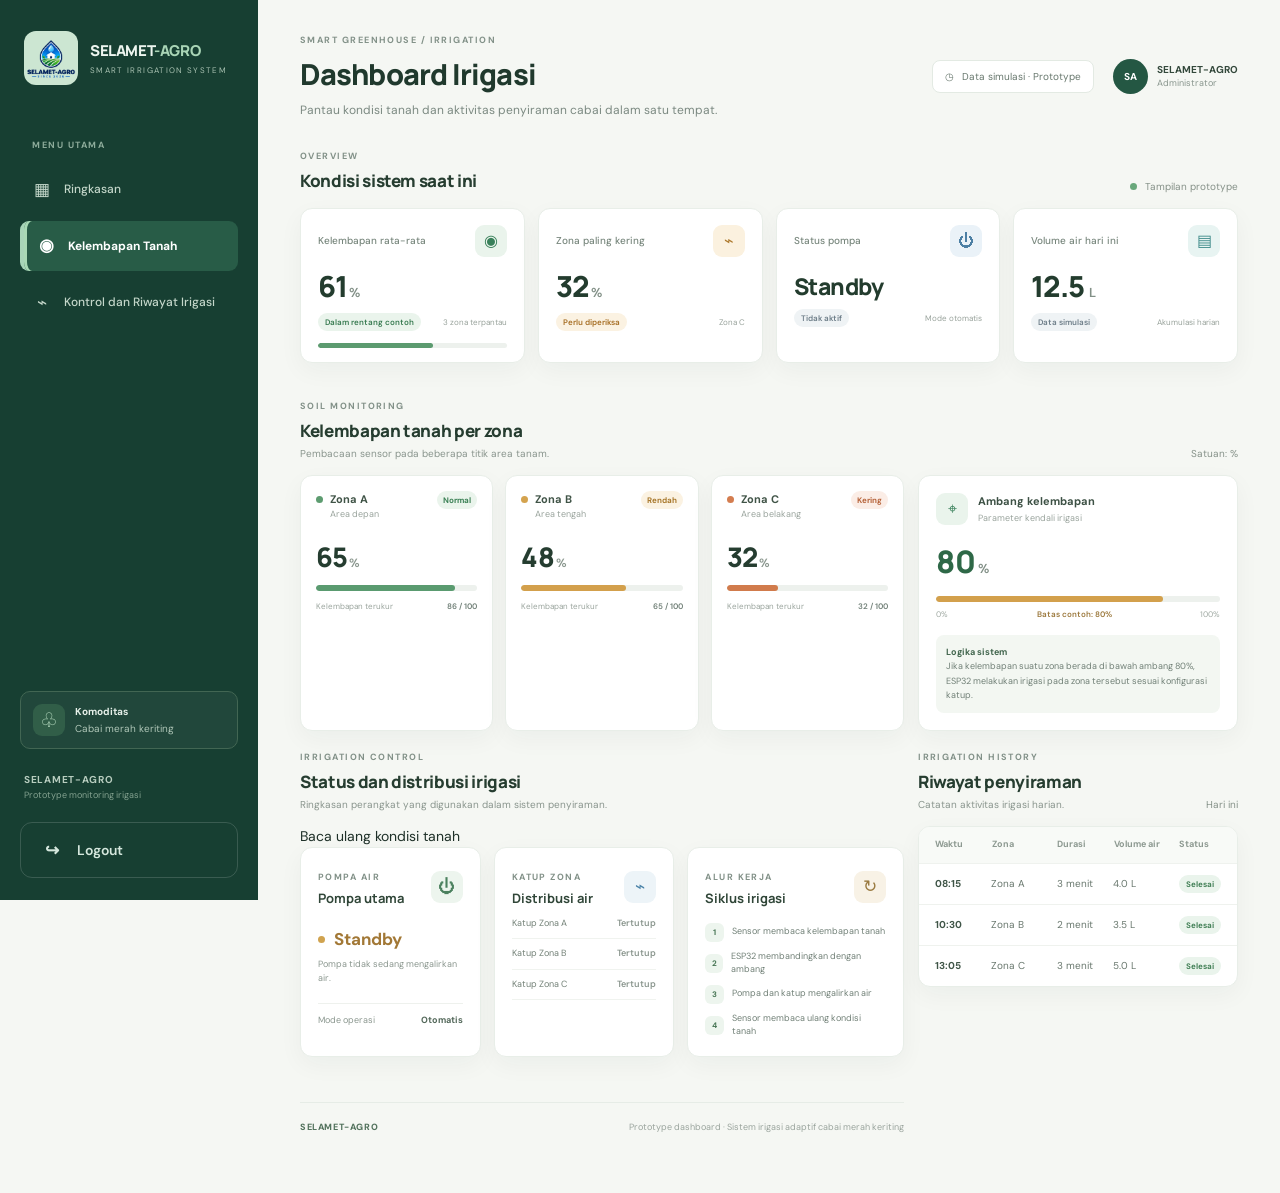
<file: index.html>
<!DOCTYPE html>
<html lang="id">
<head>
  <meta charset="UTF-8">
  <meta name="viewport" content="width=device-width, initial-scale=1.0">
  <meta name="theme-color" content="#f5f7f2">
  <title>SELAMET-AGRO | Irrigation Dashboard</title>
  <link rel="icon" type="image/png" href="logo-selamet.png">
  <link rel="stylesheet" href="style.css">
</head>
<body>
  <div class="app-shell">
    
    <aside class="sidebar">
      <a class="brand" href="#overview" aria-label="SELAMET-AGRO beranda">
        <span class="brand-mark">
          <img src="logo-selamet.png" alt="Logo SELAMET-AGRO">
        </span>
        <span><strong>SELAMET<span>-AGRO</span></strong><small>SMART IRRIGATION SYSTEM</small></span>
      </a>

      <div class="nav-label">MENU UTAMA</div>
      <nav class="navigation" aria-label="Navigasi utama">
        <a class="nav-link active" href="#overview"><span class="nav-icon">▦</span> Ringkasan</a>
        <a class="nav-link" href="#soil"><span class="nav-icon">◉</span> Kelembapan Tanah</a>
        <a class="nav-link" href="#irrigation"><span class="nav-icon">⌁</span> Kontrol dan Riwayat Irigasi</a>
      </nav>

      <div class="sidebar-bottom">
        <div class="crop-chip"><span class="crop-icon">♧</span><span><b>Komoditas</b><small>Cabai merah keriting</small></span></div>
        <div class="sidebar-note">SELAMET-AGRO<br><span>Prototype monitoring irigasi</span></div>
      </div>
      
      <button id="logoutButton" class="logout-button">
          <span class="nav-icon">↪</span>
          Logout
      </button>
      
    </aside>

    <main class="main-content">
      <header class="topbar" id="overview">
        <div>
          <div class="eyebrow">SMART GREENHOUSE / IRRIGATION</div>
          <h1>Dashboard Irigasi</h1>
          <p class="page-subtitle">Pantau kondisi tanah dan aktivitas penyiraman cabai dalam satu tempat.</p>
        </div>
        <div class="topbar-right">
          <div class="date-pill"><span>◷</span> Data simulasi · Prototype</div>
          <div class="profile"><span class="profile-avatar">SA</span><span><b>SELAMET-AGRO</b><small>Administrator</small></span></div>
        </div>
      </header>
      
      <section class="section-block" aria-labelledby="summary-title">
        <div class="section-heading">
          <div><span class="section-kicker">OVERVIEW</span><h2 id="summary-title">Kondisi sistem saat ini</h2></div>
          <span class="updated"><span class="live-dot"></span> Tampilan prototype</span>
        </div>

        <div class="summary-grid">
          <article class="metric-card primary-metric">
            <div class="metric-top"><span>Kelembapan rata-rata</span><span class="metric-icon green-icon">◉</span></div>
            <div class="metric-value">61<span>%</span></div>
            <div class="metric-foot"><span class="status-tag status-good">Dalam rentang contoh</span><span>3 zona terpantau</span></div>
            <div class="mini-track"><span style="width:61%"></span></div>
          </article>
          <article class="metric-card">
            <div class="metric-top"><span>Zona paling kering</span><span class="metric-icon amber-icon">⌁</span></div>
            <div class="metric-value">32<span>%</span></div>
            <div class="metric-foot"><span class="status-tag status-warn">Perlu diperiksa</span><span>Zona C</span></div>
          </article>
          <article class="metric-card">
            <div class="metric-top"><span>Status pompa</span><span class="metric-icon blue-icon">⏻</span></div>
            <div class="metric-value text-metric">Standby</div>
            <div class="metric-foot"><span class="status-tag status-neutral">Tidak aktif</span><span>Mode otomatis</span></div>
          </article>
          <article class="metric-card">
            <div class="metric-top"><span>Volume air hari ini</span><span class="metric-icon aqua-icon">▤</span></div>
            <div class="metric-value">12.5<span> L</span></div>
            <div class="metric-foot"><span class="status-tag status-neutral">Data simulasi</span><span>Akumulasi harian</span></div>
          </article>
        </div>
      </section>

      <section class="section-block" id="soil" aria-labelledby="soil-title">
        <div class="section-heading">
          <div><span class="section-kicker">SOIL MONITORING</span><h2 id="soil-title">Kelembapan tanah per zona</h2><p class="section-description">Pembacaan sensor pada beberapa titik area tanam.</p></div>
          <span class="unit-label">Satuan: %</span>
        </div>

        <div class="soil-layout">
          <div class="zone-list">
            <article class="zone-card">
              <div class="zone-head"><div><span class="zone-dot zone-a"></span><b>Zona A</b><small>Area depan</small></div><span class="zone-state good-state">Normal</span></div>
              <div class="zone-reading">65<span>%</span></div>
              <div class="soil-track"><span class="fill-green" style="width:86%"></span></div>
              <div class="zone-foot"><span>Kelembapan terukur</span><b>86 / 100</b></div>
            </article>
            <article class="zone-card">
              <div class="zone-head"><div><span class="zone-dot zone-b"></span><b>Zona B</b><small>Area tengah</small></div><span class="zone-state warn-state">Rendah</span></div>
              <div class="zone-reading">48<span>%</span></div>
              <div class="soil-track"><span class="fill-yellow" style="width:65%"></span></div>
              <div class="zone-foot"><span>Kelembapan terukur</span><b>65 / 100</b></div>
            </article>
            <article class="zone-card">
              <div class="zone-head"><div><span class="zone-dot zone-c"></span><b>Zona C</b><small>Area belakang</small></div><span class="zone-state dry-state">Kering</span></div>
              <div class="zone-reading">32<span>%</span></div>
              <div class="soil-track"><span class="fill-orange" style="width:32%"></span></div>
              <div class="zone-foot"><span>Kelembapan terukur</span><b>32 / 100</b></div>
            </article>
          </div>

         
<aside class="threshold-card">
    <div class="threshold-heading">
        <span class="metric-icon green-icon">⌖</span>
        <div>
            <b>Ambang kelembapan</b>
            <small>Parameter kendali irigasi</small>
        </div>
    </div>

    <div class="threshold-value">80<span>%</span></div>

    </p>

    <div class="threshold-line">
        <span style="width: 80%;"></span>
    </div>

    <div class="threshold-scale">
        <span>0%</span>
        <b>Batas contoh: 80%</b>
        <span>100%</span>
    </div>

    <div class="logic-note">
        <b>Logika sistem</b><br>
        Jika kelembapan suatu zona berada di bawah ambang 80%,
        ESP32 melakukan irigasi pada zona tersebut sesuai
        konfigurasi katup.
    </div>
</aside>


      <section class="section-block" id="irrigation" aria-labelledby="irrigation-title">
        <div class="section-heading">
          <div><span class="section-kicker">IRRIGATION CONTROL</span><h2 id="irrigation-title">Status dan distribusi irigasi</h2><p class="section-description">Ringkasan perangkat yang digunakan dalam sistem penyiraman.</p></div>
        </div>
Baca ulang kondisi tanah</li>
            </ol>
       
<div class="control-grid">

  <!-- KARTU POMPA -->
  <article class="control-card pump-card">
    <div class="control-card-head">
      <div>
        <span class="section-kicker">POMPA AIR</span>
        <h3>Pompa utama</h3>
      </div>
      <span class="device-icon">⏻</span>
    </div>

    <div class="device-status">
      <span class="device-indicator off"></span>
      <b>Standby</b>
    </div>

    <p>Pompa tidak sedang mengalirkan air.</p>

    <div class="device-meta">
      <span>Mode operasi</span>
      <b>Otomatis</b>
    </div>
  </article>

  <!-- KARTU KATUP ZONA -->
  <article class="control-card">
    <div class="control-card-head">
      <div>
        <span class="section-kicker">KATUP ZONA</span>
        <h3>Distribusi air</h3>
      </div>
      <span class="device-icon water-icon">⌁</span>
    </div>

    <div class="valve-row">
      <span>Katup Zona A</span>
      <b class="valve-off">Tertutup</b>
    </div>

    <div class="valve-row">
      <span>Katup Zona B</span>
      <b class="valve-off">Tertutup</b>
    </div>

    <div class="valve-row">
      <span>Katup Zona C</span>
      <b class="valve-off">Tertutup</b>
    </div>
  </article>

  <!-- KARTU ALUR KERJA -->
  <article class="control-card">
    <div class="control-card-head">
      <div>
        <span class="section-kicker">ALUR KERJA</span>
        <h3>Siklus irigasi</h3>
      </div>
      <span class="device-icon cycle-icon">↻</span>
    </div>

    <ol class="workflow">
      <li><span>1</span>Sensor membaca kelembapan tanah</li>
      <li><span>2</span>ESP32 membandingkan dengan ambang</li>
      <li><span>3</span>Pompa dan katup mengalirkan air</li>
      <li><span>4</span>Sensor membaca ulang kondisi tanah</li>
    </ol>
  </article>

</div>

      </section>

      <section class="section-block" id="history" aria-labelledby="history-title">
        <div class="section-heading">
          <div><span class="section-kicker">IRRIGATION HISTORY</span><h2 id="history-title">Riwayat penyiraman</h2><p class="section-description">Catatan aktivitas irigasi harian.</p></div>
          <span class="unit-label">Hari ini</span>
        </div>
        <div class="history-card">
          <div class="history-header"><span>Waktu</span><span>Zona</span><span>Durasi</span><span>Volume air</span><span>Status</span></div>
          <div class="history-row"><b>08:15</b><span>Zona A</span><span>3 menit</span><span>4.0 L</span><span class="history-done">Selesai</span></div>
          <div class="history-row"><b>10:30</b><span>Zona B</span><span>2 menit</span><span>3.5 L</span><span class="history-done">Selesai</span></div>
          <div class="history-row"><b>13:05</b><span>Zona C</span><span>3 menit</span><span>5.0 L</span><span class="history-done">Selesai</span></div>
        </div>
      </section>

      <footer>
        <span class="footer-brand">SELAMET-AGRO</span>
        <span>Prototype dashboard · Sistem irigasi adaptif cabai merah keriting</span>
      </footer>
    </main>
  </div>
  <script>
document.addEventListener("DOMContentLoaded", () => {
    const navLinks = document.querySelectorAll(".navigation .nav-link");
    const sections = document.querySelectorAll("#overview, #soil, #irrigation, #history");

    function setActive(id) {
        navLinks.forEach(link => {
            link.classList.toggle("active", link.getAttribute("href") === "#" + id);
        });
    }

    // Highlight saat menu diklik
    navLinks.forEach(link => {
        link.addEventListener("click", () => {
            const targetId = link.getAttribute("href").substring(1);
            setActive(targetId);
        });
    });

    // Highlight otomatis mengikuti section yang terlihat
    const observer = new IntersectionObserver(entries => {
        entries.forEach(entry => {
            if (entry.isIntersecting) {
                setActive(entry.target.id);
            }
        });
    }, {
        root: null,
        rootMargin: "-25% 0px -60% 0px",
        threshold: 0
    });

    sections.forEach(section => observer.observe(section));
});
    // JavaScript Logout
document.getElementById("logoutButton").addEventListener("click", function () {
    sessionStorage.removeItem("selametLogin");
    window.location.replace("login.html");
});
</script>
</body>
</html>
</file>
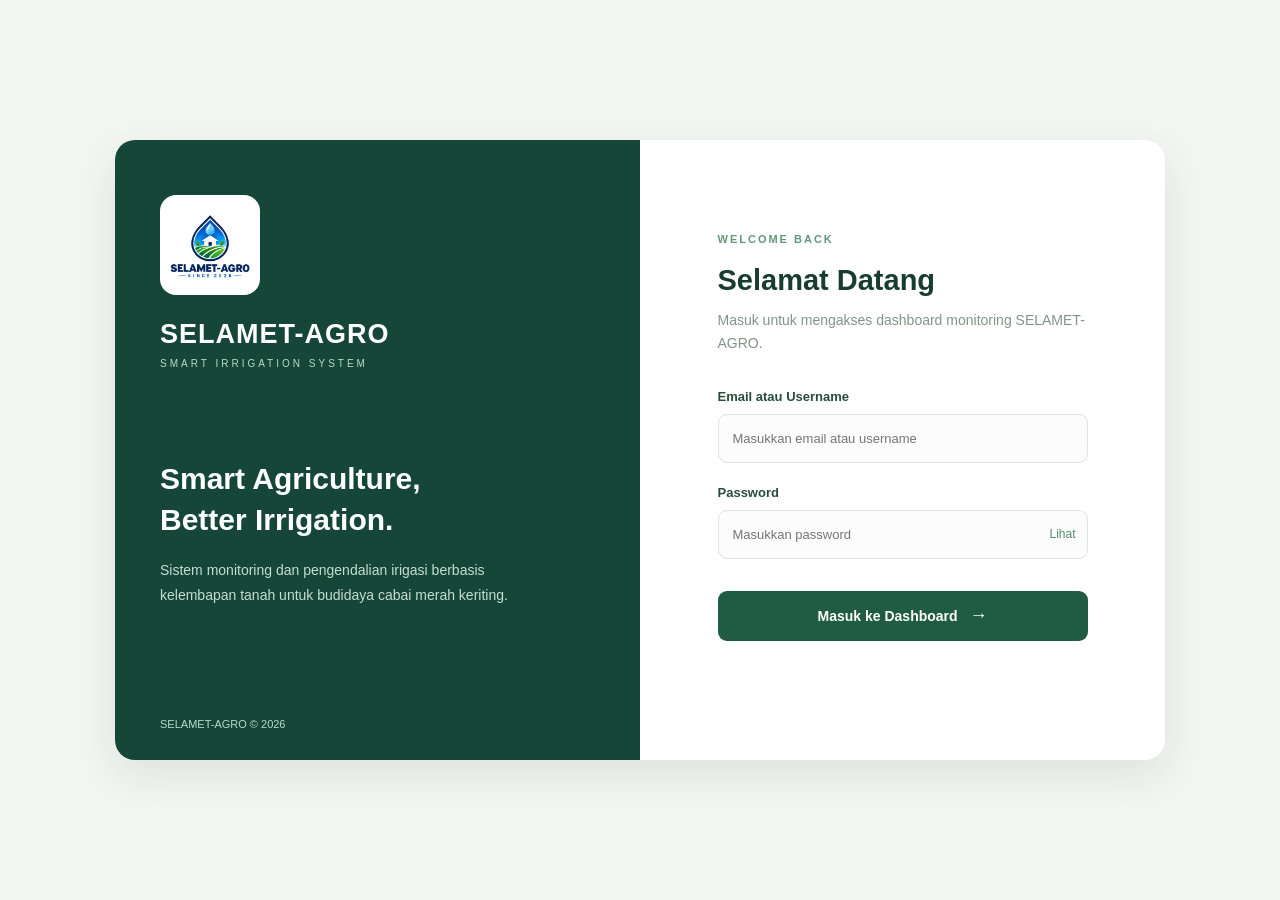
<file: login.html>
<!DOCTYPE html>
<html lang="id">
<head>
    <meta charset="UTF-8">
    <meta name="viewport" content="width=device-width, initial-scale=1.0">
    <title>Login | SELAMET-AGRO</title>
    <link rel="icon" type="image/png" href="logo-selamet.png">
    <link rel="stylesheet" href="login.css">
</head>
<body>

    <main class="login-container">

        <!-- SISI KIRI -->
        <section class="login-brand">
            <div class="brand-content">
                <img src="logo-selamet.png" alt="Logo SELAMET-AGRO">

                <h1>SELAMET-AGRO</h1>
                <p class="brand-subtitle">SMART IRRIGATION SYSTEM</p>

                <div class="brand-description">
                    <h2>Smart Agriculture,<br>Better Irrigation.</h2>
                    <p>
                        Sistem monitoring dan pengendalian irigasi
                        berbasis kelembapan tanah untuk budidaya
                        cabai merah keriting.
                    </p>
                </div>
            </div>

            <p class="brand-footer">
                SELAMET-AGRO © 2026
            </p>
        </section>

        <!-- SISI KANAN -->
        <section class="login-form-section">

            <div class="login-form-wrapper">

                <span class="login-label">WELCOME BACK</span>

                <h2>Selamat Datang</h2>

                <p class="login-description">
                    Masuk untuk mengakses dashboard
                    monitoring SELAMET-AGRO.
                </p>

                <form id="loginForm">

                    <div class="form-group">
                        <label for="username">Email atau Username</label>
                        <input
                            type="text"
                            id="username"
                            placeholder="Masukkan email atau username"
                            autocomplete="username"
                            required
                        >
                    </div>

                    <div class="form-group">
                        <label for="password">Password</label>

                        <div class="password-wrapper">
                            <input
                                type="password"
                                id="password"
                                placeholder="Masukkan password"
                                autocomplete="current-password"
                                required
                            >

                            <button
                                type="button"
                                id="togglePassword"
                                class="toggle-password"
                            >
                                Lihat
                            </button>
                        </div>
                    </div>

                    <button type="submit" class="login-button">
                        Masuk ke Dashboard
                        <span>→</span>
                    </button>

                    <p id="loginMessage" class="login-message"></p>

                </form>

            </div>

        </section>

    </main>

    <script>
        const loginForm = document.getElementById("loginForm");
        const passwordInput = document.getElementById("password");
        const togglePassword = document.getElementById("togglePassword");
        const loginMessage = document.getElementById("loginMessage");

        // Menampilkan dan menyembunyikan password
        togglePassword.addEventListener("click", function () {
            const isPassword = passwordInput.type === "password";

            passwordInput.type = isPassword ? "text" : "password";
            this.textContent = isPassword ? "Sembunyikan" : "Lihat";
        });

        // Simulasi proses login
        loginForm.addEventListener("submit", function (event) {
            event.preventDefault();

            const username = document.getElementById("username").value.trim();
            const password = passwordInput.value;

            if (!username || !password) {
                loginMessage.textContent = "Silakan isi semua kolom.";
                return;
            }

            loginMessage.textContent =
                "Login simulasi berhasil. Mengalihkan ke dashboard...";

            loginMessage.classList.add("success");

            setTimeout(function () {
                sessionStorage.setItem("selametLogin", "true");
                window.location.href = "index.html";
            }, 1000);
        });
    </script>

</body>
</html>
</file>
<file: style.css>
@import url('https://fonts.googleapis.com/css2?family=DM+Sans:wght@400;500;600;700&family=Manrope:wght@400;500;600;700;800&display=swap');

:root {
  --forest: #173f32;
  --forest-2: #245743;
  --green: #2f8058;
  --green-soft: #e9f4ec;
  --ink: #1e3028;
  --muted: #7b8981;
  --line: #e8eee8;
  --canvas: #f5f7f3;
  --white: #ffffff;
  --amber: #b77c27;
  --red: #c66b42;
  --blue: #477da7;
  --shadow: 0 8px 24px rgba(29, 55, 40, .045);
}

* { box-sizing: border-box; margin: 0; padding: 0; }
html { scroll-behavior: smooth; }
body {
  background: var(--canvas);
  color: var(--ink);
  font-family: 'DM Sans', Arial, sans-serif;
  font-size: 14px;
  line-height: 1.5;
}
a { color: inherit; text-decoration: none; }

.app-shell { min-height: 100vh; }
.sidebar {
  position: fixed; inset: 0 auto 0 0; z-index: 5;
  width: 258px; padding: 29px 20px 22px;
  display: flex; flex-direction: column;
  color: #edf5ef; background: var(--forest);
}
.brand { display: flex; align-items: center; gap: 12px; margin: 2px 0 54px 4px; }
.brand-mark {
  width: 39px; height: 39px; display: grid; place-items: center;
  border-radius: 12px; color: var(--forest); background: #cce6d2;
  font: 800 21px 'Manrope', sans-serif;
}
.brand strong { display: block; font: 800 15px 'Manrope', sans-serif; letter-spacing: -.4px; }
.brand strong span { color: #a9d5b6; }
.brand small { display: block; margin-top: 3px; color: #a9c2b2; font-size: 8px; letter-spacing: 1.35px; }
.nav-label { margin: 0 0 12px 12px; color: #8eac9b; font-size: 9px; font-weight: 700; letter-spacing: 1.5px; }
.navigation { display: grid; gap: 7px; }
.nav-link {
  display: flex; align-items: center; gap: 13px;
  padding: 12px 13px; border-radius: 9px;
  color: #c4d7ca; font-size: 12px; font-weight: 500;
  transition: .2s ease;
}
.nav-link:hover, .nav-link.active { color: #fff; background: #2a5a43; }
.nav-link.active { box-shadow: inset 3px 0 #a9d9b5; }
.nav-icon { width: 18px; text-align: center; font-size: 17px; }
.sidebar-bottom { margin-top: auto; }
.crop-chip { display: flex; align-items: center; gap: 10px; padding: 12px; border: 1px solid #426653; border-radius: 10px; background: rgba(255,255,255,.045); }
.crop-icon { width: 32px; height: 32px; display: grid; place-items: center; border-radius: 9px; color: #bce0c5; background: #315e48; font-size: 20px; }
.crop-chip b, .crop-chip small { display: block; }
.crop-chip b { color: #e6f0e9; font-size: 10px; }
.crop-chip small { margin-top: 2px; color: #b0c7b8; font-size: 10px; }
.sidebar-note { margin: 23px 4px 0; color: #b8cdbf; font-size: 10px; font-weight: 700; letter-spacing: .7px; }
.sidebar-note span { color: #83a18f; font-size: 9px; font-weight: 400; letter-spacing: 0; }

.main-content { max-width: 1600px; margin-left: 258px; padding: 34px 42px 24px; }
.topbar { display: flex; justify-content: space-between; align-items: center; gap: 24px; margin-bottom: 25px; }
.eyebrow, .section-kicker { color: #829188; font-size: 9px; font-weight: 700; letter-spacing: 1.45px; }
h1, h2, h3 { font-family: 'Manrope', sans-serif; }
h1 { margin-top: 5px; color: #20392d; font-size: clamp(23px, 2.3vw, 29px); font-weight: 800; letter-spacing: -.9px; }
.page-subtitle { margin-top: 5px; color: var(--muted); font-size: 12px; }
.topbar-right { display: flex; align-items: center; gap: 19px; }
.date-pill { padding: 8px 12px; border: 1px solid #e3eae3; border-radius: 8px; color: #68786e; background: #fff; font-size: 10px; white-space: nowrap; }
.date-pill span { margin-right: 5px; }
.profile { display: flex; align-items: center; gap: 9px; }
.profile-avatar { width: 35px; height: 35px; display: grid; place-items: center; border-radius: 50%; color: #fff; background: var(--forest-2); font-size: 10px; font-weight: 700; }
.profile b, .profile small { display: block; }
.profile b { color: #33483b; font-size: 10px; }
.profile small { color: #89968e; font-size: 9px; }

.notice { display: flex; align-items: center; gap: 11px; margin-bottom: 29px; padding: 11px 14px; border: 1px solid #e8dfc9; border-radius: 9px; background: #fbf8ef; color: #786b4e; }
.notice-icon { flex: 0 0 19px; width: 19px; height: 19px; display: grid; place-items: center; border-radius: 50%; color: #fff; background: #b58b43; font-size: 11px; font-weight: 700; }
.notice p { font-size: 10px; }
.notice b { color: #66542f; }

.section-block { margin-bottom: 31px; scroll-margin-top: 22px; }
.section-heading { display: flex; align-items: end; justify-content: space-between; gap: 16px; margin-bottom: 14px; }
.section-heading h2 { margin-top: 3px; color: #263d30; font-size: 17px; font-weight: 800; letter-spacing: -.35px; }
.section-description { margin-top: 3px; color: #89958d; font-size: 10px; }
.updated, .unit-label { color: #859188; font-size: 10px; white-space: nowrap; }
.live-dot, .zone-dot, .device-indicator { display: inline-block; width: 7px; height: 7px; margin-right: 5px; border-radius: 50%; background: #69a87b; }
.summary-grid { display: grid; grid-template-columns: repeat(4, minmax(0, 1fr)); gap: 13px; }
.metric-card, .zone-card, .threshold-card, .control-card, .history-card {
  border: 1px solid var(--line); border-radius: 12px; background: var(--white); box-shadow: var(--shadow);
}
.metric-card { min-height: 145px; padding: 16px 17px 14px; }
.metric-top { display: flex; justify-content: space-between; align-items: center; color: #77867c; font-size: 10px; font-weight: 500; }
.metric-icon, .device-icon { width: 32px; height: 32px; display: grid; place-items: center; border-radius: 9px; font-size: 16px; }
.green-icon { color: #39805a; background: #eaf4ec; }
.amber-icon { color: #ae7a2e; background: #fbf1df; }
.blue-icon { color: #4c7fa4; background: #eaf2f8; }
.aqua-icon { color: #3f8b8a; background: #e8f4f2; }
.metric-value { margin-top: 9px; color: #233c2e; font: 800 29px 'Manrope', sans-serif; letter-spacing: -1px; }
.metric-value span { margin-left: 2px; color: #829087; font: 600 13px 'DM Sans', sans-serif; letter-spacing: 0; }
.metric-value.text-metric { padding-top: 4px; font-size: 23px; letter-spacing: -.5px; }
.metric-foot { display: flex; justify-content: space-between; align-items: center; gap: 5px; margin-top: 7px; color: #98a29b; font-size: 8px; }
.status-tag { padding: 3px 7px; border-radius: 20px; font-size: 8px; font-weight: 600; white-space: nowrap; }
.status-good { color: #387b51; background: #eaf4ec; }
.status-warn { color: #a66e24; background: #fbf2e2; }
.status-neutral { color: #6d7d88; background: #eff3f5; }
.mini-track, .soil-track { height: 5px; overflow: hidden; border-radius: 10px; background: #edf1ed; }
.mini-track { margin-top: 12px; }
.mini-track span, .soil-track span { display: block; height: 100%; border-radius: inherit; background: #5c9b70; }

.soil-layout { display: grid; grid-template-columns: minmax(0, 1.7fr) minmax(250px, .9fr); gap: 14px; }
.zone-list { display: grid; grid-template-columns: repeat(3, minmax(0, 1fr)); gap: 12px; }
.zone-card { padding: 15px; }
.zone-head { display: flex; justify-content: space-between; align-items: start; gap: 5px; }
.zone-head > div { display: grid; grid-template-columns: 8px auto; align-items: center; column-gap: 6px; }
.zone-head b { color: #405447; font-size: 11px; }
.zone-head small { grid-column: 2; color: #9aa49d; font-size: 9px; }
.zone-dot { width: 7px; height: 7px; margin: 0; }
.zone-a { background: #5d9c70; } .zone-b { background: #d4a34e; } .zone-c { background: #d47d4f; }
.zone-state { padding: 3px 6px; border-radius: 20px; font-size: 8px; font-weight: 700; }
.good-state { color: #3b8055; background: #eaf4ec; }
.warn-state { color: #a8782c; background: #fbf2e2; }
.dry-state { color: #b7653d; background: #fbede6; }
.zone-reading { margin: 17px 0 10px; color: #253d30; font: 800 27px 'Manrope', sans-serif; letter-spacing: -.8px; }
.zone-reading span { margin-left: 2px; color: #8a978e; font: 600 12px 'DM Sans', sans-serif; }
.soil-track { height: 6px; }
.soil-track .fill-green { background: #5a9b70; }
.soil-track .fill-yellow { background: #d3a04c; }
.soil-track .fill-orange { background: #d17b4c; }
.zone-foot { display: flex; justify-content: space-between; gap: 4px; margin-top: 9px; color: #9aa49d; font-size: 8px; }
.zone-foot b { color: #718078; font-weight: 600; }

.threshold-card { padding: 17px; }
.threshold-heading { display: flex; align-items: center; gap: 10px; }
.threshold-heading b, .threshold-heading small { display: block; }
.threshold-heading b { color: #3d5145; font-size: 11px; }
.threshold-heading small { margin-top: 2px; color: #9aa49d; font-size: 9px; }
.threshold-value { margin-top: 15px; color: #2e6847; font: 800 31px 'Manrope', sans-serif; }
.threshold-value span { margin-left: 2px; color: #829087; font: 600 13px 'DM Sans', sans-serif; }
.threshold-card > p { margin: 3px 0 14px; color: #8a968e; font-size: 9px; line-height: 1.6; }
.threshold-line { height: 6px; overflow: hidden; border-radius: 10px; background: #edf1ed; }
.threshold-line span { display: block; width: 40%; height: 100%; border-radius: inherit; background: #d3a04c; }
.threshold-scale { display: flex; justify-content: space-between; margin-top: 6px; color: #a0aaa3; font-size: 8px; }
.threshold-scale b { color: #9c793d; font-weight: 600; }
.logic-note { margin-top: 15px; padding: 10px; border-radius: 8px; color: #718077; background: #f3f7f2; font-size: 9px; line-height: 1.6; }
.logic-note b { color: #42664e; }

.control-grid { display: grid; grid-template-columns: 1fr 1fr 1.2fr; gap: 13px; }
.control-card { min-height: 190px; padding: 17px; }
.control-card-head { display: flex; justify-content: space-between; align-items: center; }
.control-card-head h3 { margin-top: 3px; color: #304638; font-size: 13px; }
.device-icon { color: #4b805e; background: #edf5ee; font-size: 17px; }
.water-icon { color: #4b83a8; background: #edf4f8; }
.cycle-icon { color: #9a7a40; background: #f8f2e6; }
.device-status { display: flex; align-items: center; gap: 4px; margin: 18px 0 5px; color: #a27836; font-size: 17px; }
.device-indicator.off { background: #d0a34f; }
.control-card > p { color: #8b978f; font-size: 9px; line-height: 1.6; }
.device-meta { display: flex; justify-content: space-between; margin-top: 17px; padding-top: 10px; border-top: 1px solid #eef1ed; color: #8b978f; font-size: 9px; }
.device-meta b { color: #53685a; }
.valve-row { display: flex; justify-content: space-between; padding: 8px 0; border-bottom: 1px solid #f0f3ef; color: #738177; font-size: 9px; }
.valve-row:first-of-type { margin-top: 10px; }
.valve-off { color: #89958d; font-size: 9px; font-weight: 600; }
.control-card .small-note { margin-top: 9px; color: #a0aaa3; font-size: 8px; }
.workflow { display: grid; gap: 8px; margin-top: 14px; list-style: none; }
.workflow li { display: flex; align-items: center; gap: 8px; color: #718077; font-size: 9px; }
.workflow li span { width: 19px; height: 19px; display: grid; place-items: center; border-radius: 6px; color: #477554; background: #edf5ee; font-size: 8px; font-weight: 700; }

.history-card { overflow: hidden; }
.history-header, .history-row { display: grid; grid-template-columns: 1fr 1.2fr 1fr 1.2fr .9fr; align-items: center; gap: 10px; padding: 11px 16px; }
.history-header { color: #8d9991; background: #f8faf7; font-size: 9px; font-weight: 700; }
.history-row { border-top: 1px solid #eff2ee; color: #68776d; font-size: 10px; }
.history-row b { color: #3f5547; font-weight: 700; }
.history-done { justify-self: start; padding: 3px 7px; border-radius: 20px; color: #438057; background: #eaf4ec; font-size: 8px; font-weight: 700; }
.history-foot { padding: 10px 16px; border-top: 1px solid #eff2ee; color: #9aa49d; background: #fcfdfb; font-size: 8px; }
footer { display: flex; justify-content: space-between; gap: 15px; padding: 18px 0 4px; border-top: 1px solid #e6ece6; color: #9aa49d; font-size: 9px; }
.footer-brand { color: #52725c; font-weight: 800; letter-spacing: .6px; }

@media (max-width: 1180px) {
  .main-content { padding-right: 26px; padding-left: 26px; }
  .summary-grid { grid-template-columns: repeat(2, minmax(0, 1fr)); }
  .soil-layout { grid-template-columns: 1fr; }
  .control-grid { grid-template-columns: repeat(2, minmax(0, 1fr)); }
  .control-card:last-child { grid-column: 1 / -1; }
}
@media (max-width: 760px) {
  .sidebar { position: static; width: 100%; min-height: auto; padding: 17px 18px; }
  .brand { margin: 0 0 17px; }
  .nav-label, .sidebar-bottom { display: none; }
  .navigation { display: flex; gap: 5px; overflow-x: auto; padding-bottom: 2px; }
  .nav-link { flex: 0 0 auto; padding: 9px 10px; font-size: 10px; }
  .nav-icon { font-size: 14px; }
  .main-content { margin-left: 0; padding: 23px 16px; }
  .topbar { align-items: flex-start; flex-direction: column; gap: 14px; }
  .topbar-right { width: 100%; justify-content: space-between; }
  .profile { display: none; }
  .section-heading { align-items: flex-start; }
  .summary-grid { gap: 9px; }
  .metric-card { min-height: 136px; padding: 13px; }
  .metric-top { font-size: 9px; }
  .metric-value { font-size: 25px; }
  .metric-foot { align-items: flex-start; flex-direction: column; }
  .zone-list { grid-template-columns: 1fr; }
  .zone-card { padding: 14px; }
  .zone-reading { margin: 10px 0 8px; }
  .control-grid { grid-template-columns: 1fr; }
  .control-card:last-child { grid-column: auto; }
  .history-header, .history-row { grid-template-columns: .8fr 1fr .8fr 1fr; }
  .history-header span:last-child, .history-row span:last-child { display: none; }
  .history-header, .history-row { padding: 10px; gap: 5px; font-size: 8px; }
  footer { flex-direction: column; gap: 4px; }
}
@media (max-width: 390px) {
  .summary-grid { grid-template-columns: 1fr; }
  .date-pill { font-size: 9px; }
}
/* LOGO SELAMET-AGRO */
.sidebar .brand {
    display: flex;
    align-items: center;
    gap: 12px;
}

.sidebar .brand-mark {
    width: 54px;
    height: 54px;
    min-width: 54px;
    flex: 0 0 54px;

    display: flex;
    align-items: center;
    justify-content: center;

    padding: 0;
    overflow: hidden;
    border-radius: 12px;
}

.sidebar .brand-mark img {
    width: 100%;
    height: 100%;
    object-fit: contain;
    display: block;
}
.nav-link.active {
    background: var(--active-bg, #285c47);
    color: #ffffff;
    font-weight: 700;
    border-left: 4px solid #a8d5b8;
}

.nav-link {
    transition: background 0.2s ease, color 0.2s ease;
}
.logout-button {
    width: 100%;
    display: flex;
    align-items: center;
    gap: 14px;
    padding: 16px 20px;
    margin-top: 20px;

    background: transparent;
    border: 1px solid rgba(255,255,255,0.15);
    border-radius: 12px;

    color: #d5e7dd;
    font-family: inherit;
    font-size: 14px;
    font-weight: 600;

    cursor: pointer;
    transition: 0.2s ease;
}

.logout-button:hover {
    background: #285c47;
    color: #ffffff;
}

.logout-button .nav-icon {
    width: 22px;
    text-align: center;
}
</file>
<file: login.css>
* {
    margin: 0;
    padding: 0;
    box-sizing: border-box;
}

body {
    font-family: Arial, Helvetica, sans-serif;
    min-height: 100vh;
    background: #f3f6f2;
    display: flex;
    justify-content: center;
    align-items: center;
    padding: 30px;
    color: #183d30;
}

.login-container {
    width: 100%;
    max-width: 1050px;
    min-height: 620px;
    display: grid;
    grid-template-columns: 1fr 1fr;
    background: #ffffff;
    border-radius: 20px;
    overflow: hidden;
    box-shadow: 0 15px 45px rgba(20, 60, 45, 0.10);
}

/* PANEL BRAND */

.login-brand {
    background: #164638;
    color: #ffffff;
    padding: 55px 45px 30px;
    display: flex;
    flex-direction: column;
    justify-content: space-between;
}

.brand-content img {
    width: 100px;
    height: 100px;
    object-fit: contain;
    background: #ffffff;
    border-radius: 16px;
    padding: 5px;
    margin-bottom: 20px;
}

.brand-content h1 {
    font-size: 27px;
    letter-spacing: 1px;
}

.brand-subtitle {
    font-size: 10px;
    letter-spacing: 3px;
    color: #b8d9c8;
    margin-top: 8px;
}

.brand-description {
    margin-top: 90px;
    max-width: 370px;
}

.brand-description h2 {
    font-size: 30px;
    line-height: 1.35;
    margin-bottom: 18px;
}

.brand-description p {
    color: #c5ddd2;
    line-height: 1.8;
    font-size: 14px;
}

.brand-footer {
    font-size: 11px;
    color: #b8d9c8;
    margin-top: 45px;
}

/* PANEL LOGIN */

.login-form-section {
    display: flex;
    justify-content: center;
    align-items: center;
    padding: 50px;
}

.login-form-wrapper {
    width: 100%;
    max-width: 370px;
}

.login-label {
    color: #63977b;
    font-size: 11px;
    letter-spacing: 2px;
    font-weight: bold;
}

.login-form-wrapper h2 {
    margin-top: 17px;
    font-size: 29px;
    color: #183d30;
}

.login-description {
    margin-top: 12px;
    margin-bottom: 35px;
    color: #82948a;
    line-height: 1.6;
    font-size: 14px;
}

.form-group {
    margin-bottom: 22px;
}

.form-group label {
    display: block;
    margin-bottom: 10px;
    font-size: 13px;
    font-weight: bold;
    color: #284b3c;
}

.form-group input {
    width: 100%;
    height: 49px;
    padding: 0 14px;
    border: 1px solid #dce6df;
    border-radius: 9px;
    outline: none;
    font-size: 13px;
    color: #183d30;
    background: #fbfcfb;
}

.form-group input:focus {
    border-color: #579675;
    box-shadow: 0 0 0 3px rgba(87, 150, 117, 0.10);
}

.password-wrapper {
    position: relative;
}

.password-wrapper input {
    padding-right: 100px;
}

.toggle-password {
    position: absolute;
    right: 12px;
    top: 50%;
    transform: translateY(-50%);
    border: none;
    background: transparent;
    color: #578a70;
    cursor: pointer;
    font-size: 12px;
}

.login-button {
    width: 100%;
    height: 50px;
    border: none;
    border-radius: 9px;
    background: #205b43;
    color: #ffffff;
    font-size: 14px;
    font-weight: bold;
    cursor: pointer;
    margin-top: 10px;
    transition: 0.2s;
}

.login-button:hover {
    background: #174631;
}

.login-button span {
    margin-left: 8px;
    font-size: 18px;
}

.login-message {
    font-size: 12px;
    color: #c15a43;
    margin-top: 14px;
    min-height: 16px;
}

.login-message.success {
    color: #32815a;
}

.login-note {
    margin-top: 35px;
    padding: 13px;
    border: 1px solid #e9e1c8;
    border-radius: 9px;
    background: #fbf8ef;
    color: #967b44;
    font-size: 11px;
    line-height: 1.5;
}

.login-note span {
    margin-right: 6px;
}

/* RESPONSIVE */

@media (max-width: 750px) {
    body {
        padding: 15px;
    }

    .login-container {
        max-width: 450px;
        grid-template-columns: 1fr;
    }

    .login-brand {
        padding: 30px;
    }

    .brand-content img {
        width: 75px;
        height: 75px;
    }

    .brand-description {
        margin-top: 30px;
    }

    .brand-description h2 {
        font-size: 23px;
    }

    .brand-footer {
        margin-top: 30px;
    }

    .login-form-section {
        padding: 35px 25px;
    }
}
</file>
